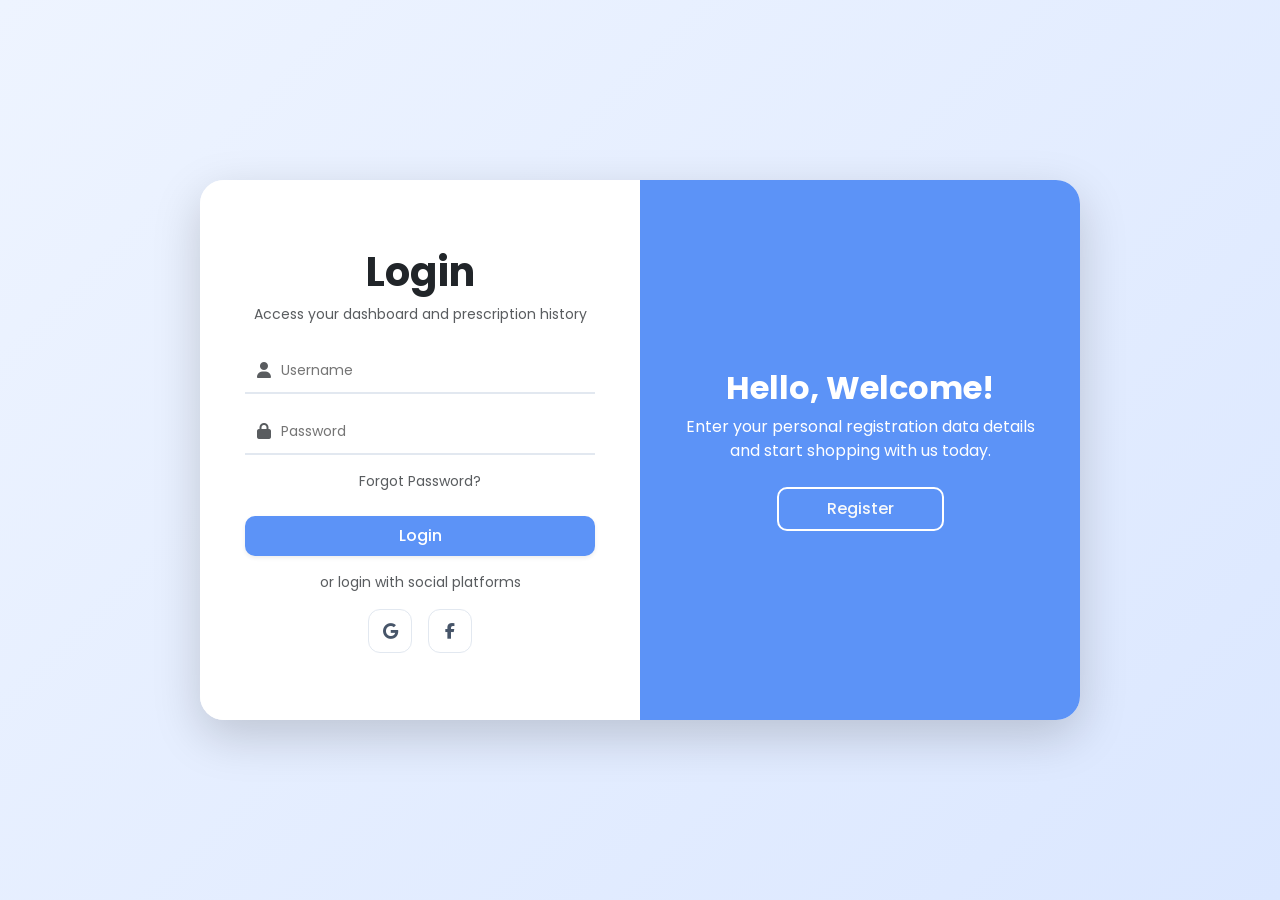
<file: login.html>
<!DOCTYPE html>
<html lang="en">
<head>
    <meta charset="UTF-8">
    <meta name="viewport" content="width=device-width, initial-scale=1.0">
    <title>MEDIZONE - Authentication Gateway</title>
    <!-- Bootstrap 5 Framework CSS -->
    <link href="https://cdn.jsdelivr.net/npm/bootstrap@5.3.0/dist/css/bootstrap.min.css" rel="stylesheet">
    <!-- Font Awesome Icons -->
    <link rel="stylesheet" href="https://cdnjs.cloudflare.com/ajax/libs/font-awesome/6.4.0/css/all.min.css">
    <!-- Master Platform Layout Stylesheet -->
    <link rel="stylesheet" href="style.css">
</head>
<body class="auth-body d-flex align-items-center justify-content-center">

    <div class="auth-container shadow-lg" id="auth-container">
        <!-- Registration Core Panel -->
        <div class="form-container sign-up-container">
            <form action="index.html" id="registrationForm" onsubmit="return validateRegistration(event)">
                <h1 class="mb-2 fw-bold text-dark">Registration</h1>
                <p class="text-muted small mb-4">Create your MEDIZONE customer account</p>
                
                <div class="input-field mb-3">
                    <i class="fas fa-user text-muted mx-2"></i>
                    <input type="text" id="regUser" placeholder="Username" required autocomplete="username" />
                </div>
                <div class="input-field mb-3">
                    <i class="fas fa-envelope text-muted mx-2"></i>
                    <input type="email" id="regEmail" placeholder="Email Address" required autocomplete="email" />
                </div>
                <div class="input-field mb-4">
                    <i class="fas fa-lock text-muted mx-2"></i>
                    <input type="password" id="regPass" placeholder="Password (Min 6 characters)" required autocomplete="new-password" />
                </div>
                
                <button type="submit" class="btn btn-primary btn-custom w-100 mb-3 py-2 shadow-sm">Register</button>
                <p class="text-muted small mb-3">or register with social platforms</p>
                
                <div class="social-icons d-flex justify-content-center gap-3">
                    <a href="#" class="social-icon" aria-label="Register with Google"><i class="fab fa-google"></i></a>
                    <a href="#" class="social-icon" aria-label="Register with Facebook"><i class="fab fa-facebook-f"></i></a>
                </div>
            </form>
        </div>

        <!-- Login Core Panel -->
        <div class="form-container sign-in-container">
            <form action="index.html" id="loginForm" onsubmit="return validateLogin(event)">
                <h1 class="mb-2 fw-bold text-dark">Login</h1>
                <p class="text-muted small mb-4">Access your dashboard and prescription history</p>
                
                <div class="input-field mb-3">
                    <i class="fas fa-user text-muted mx-2"></i>
                    <input type="text" id="loginUser" placeholder="Username" required autocomplete="username" />
                </div>
                <div class="input-field mb-3">
                    <i class="fas fa-lock text-muted mx-2"></i>
                    <input type="password" id="loginPass" placeholder="Password" required autocomplete="current-password" />
                </div>
                
                <a href="#" class="text-decoration-none text-muted small mb-4 d-block text-center hover-primary">Forgot Password?</a>
                <button type="submit" class="btn btn-primary btn-custom w-100 mb-3 py-2 shadow-sm">Login</button>
                <p class="text-muted small mb-3">or login with social platforms</p>
                
                <div class="social-icons d-flex justify-content-center gap-3">
                    <a href="#" class="social-icon" aria-label="Login with Google"><i class="fab fa-google"></i></a>
                    <a href="#" class="social-icon" aria-label="Login with Facebook"><i class="fab fa-facebook-f"></i></a>
                </div>
            </form>
        </div>

        <!-- Sliding Interface Overlays -->
        <div class="overlay-container">
            <div class="overlay">
                <div class="overlay-panel overlay-left">
                    <h2 class="fw-bold mb-2">Welcome Back!</h2>
                    <p class="mb-4 text-light-50">To stay connected with your healthcare orders, please log in with your account credentials.</p>
                    <button class="btn btn-outline-light btn-toggle px-5 py-2 fw-medium" id="signIn">Login</button>
                </div>
                <div class="overlay-panel overlay-right">
                    <h2 class="fw-bold mb-2">Hello, Welcome!</h2>
                    <p class="mb-4 text-light-50">Enter your personal registration data details and start shopping with us today.</p>
                    <button class="btn btn-outline-light btn-toggle px-5 py-2 fw-medium" id="signUp">Register</button>
                </div>
            </div>
        </div>
    </div>

    <script>
        const signUpButton = document.getElementById('signUp');
        const signInButton = document.getElementById('signIn');
        const container = document.getElementById('auth-container');

        signUpButton.addEventListener('click', () => container.classList.add("right-panel-active"));
        signInButton.addEventListener('click', () => container.classList.remove("right-panel-active"));

        function validateRegistration(e) {
            const password = document.getElementById('regPass').value;
            if(password.length < 6) {
                alert("Security policy: Password must be at least 6 characters long.");
                e.preventDefault();
                return false;
            }
            return true;
        }
        function validateLogin(e) { return true; }
    </script>
</body>
</html>
</file>
<file: style.css>
@import url('https://fonts.googleapis.com/css2?family=Poppins:wght@300;400;500;600;700&display=swap');

:root {
    --primary-color: #5C93F7;
    --primary-hover: #467ee6;
    --bg-light: #F4F7FC;
    --text-dark: #1E293B;
    --card-shadow: 0 4px 20px rgba(92, 147, 247, 0.06);
    --hover-shadow: 0 12px 30px rgba(92, 147, 247, 0.15);
}

body {
    font-family: 'Poppins', sans-serif;
    background-color: var(--bg-light);
    color: var(--text-dark);
    scroll-behavior: smooth;
}

.custom-cart-trigger {
    width: 44px;
    height: 44px;
    transition: all 0.2s ease-in-out;
}
.custom-cart-trigger:hover {
    transform: scale(1.08);
    background-color: #fff !important;
}

/* --- Authentication Gateway Screens --- */
.auth-body {
    background: linear-gradient(135deg, #eef4ff 0%, #dbe7ff 100%);
    height: 100vh;
    margin: 0;
}

.auth-container {
    background-color: #ffffff;
    border-radius: 24px;
    position: relative;
    overflow: hidden;
    width: 880px;
    max-width: 100%;
    min-height: 540px;
}

.form-container {
    position: absolute;
    top: 0;
    height: 100%;
    transition: all 0.6s cubic-bezier(0.25, 1, 0.5, 1);
}

.sign-in-container {
    left: 0;
    width: 50%;
    z-index: 2;
}

.auth-container.right-panel-active .sign-in-container {
    transform: translateX(100%);
}

.sign-up-container {
    left: 0;
    width: 50%;
    opacity: 0;
    z-index: 1;
}

.auth-container.right-panel-active .sign-up-container {
    transform: translateX(100%);
    opacity: 1;
    z-index: 5;
    animation: authPanelFadeIn 0.6s;
}

@keyframes authPanelFadeIn {
    0%, 49.9% { opacity: 0; z-index: 1; }
    50%, 100% { opacity: 1; z-index: 5; }
}

form {
    background-color: #ffffff;
    display: flex;
    align-items: center;
    justify-content: center;
    flex-direction: column;
    padding: 0 45px;
    height: 100%;
    text-align: center;
}

.input-field {
    background-color: #FFF;
    border-bottom: 2px solid #E2E8F0;
    width: 100%;
    display: flex;
    align-items: center;
    padding: 10px 4px;
    transition: border-color 0.2s ease;
}
.input-field:focus-within {
    border-color: var(--primary-color);
}
.input-field input {
    background: none;
    border: none;
    outline: none;
    width: 100%;
    font-size: 14px;
    color: var(--text-dark);
}

.btn-custom {
    background-color: var(--primary-color) !important;
    border: none !important;
    border-radius: 10px !important;
    color: #fff !important;
    font-weight: 500;
    transition: background-color 0.2s ease !important;
}
.btn-custom:hover {
    background-color: var(--primary-hover) !important;
}

.social-icon {
    border: 1px solid #E2E8F0;
    border-radius: 12px;
    display: inline-flex;
    justify-content: center;
    align-items: center;
    height: 44px;
    width: 44px;
    color: #475569;
    text-decoration: none;
    transition: all 0.2s ease;
}
.social-icon:hover {
    background-color: var(--primary-color);
    color: white;
    border-color: var(--primary-color);
    transform: translateY(-2px);
}

/* --- Split Panel Overlays --- */
.overlay-container {
    position: absolute;
    top: 0;
    left: 50%;
    width: 50%;
    height: 100%;
    overflow: hidden;
    transition: transform 0.6s cubic-bezier(0.25, 1, 0.5, 1);
    z-index: 100;
}

.auth-container.right-panel-active .overlay-container {
    transform: translateX(-100%);
}

.overlay {
    background: var(--primary-color);
    color: #FFFFFF;
    position: relative;
    left: -100%;
    height: 100%;
    width: 200%;
    transform: translateX(0);
    transition: transform 0.6s cubic-bezier(0.25, 1, 0.5, 1);
}

.auth-container.right-panel-active .overlay {
    transform: translateX(50%);
}

.overlay-panel {
    position: absolute;
    display: flex;
    align-items: center;
    justify-content: center;
    flex-direction: column;
    padding: 0 45px;
    text-align: center;
    top: 0;
    height: 100%;
    width: 50%;
    transform: translateX(0);
    transition: transform 0.6s cubic-bezier(0.25, 1, 0.5, 1);
}

.overlay-left {
    transform: translateX(-20%);
    border-radius: 0 40% 40% 0;
}
.auth-container.right-panel-active .overlay-left {
    transform: translateX(0);
}

.overlay-right {
    right: 0;
    transform: translateX(0);
    border-radius: 40% 0 0 40%;
}
.auth-container.right-panel-active .overlay-right {
    transform: translateX(20%);
}

.btn-toggle {
    border: 2px solid #FFFFFF !important;
    border-radius: 10px !important;
    background: transparent;
    transition: all 0.2s ease;
}
.btn-toggle:hover {
    background-color: #FFFFFF !important;
    color: var(--primary-color) !important;
}

/* --- Marketplace Layout --- */
.hero-section {
    background: linear-gradient(rgba(44, 108, 228, 0.88), rgba(64, 128, 245, 0.82)), 
                url('https://images.unsplash.com/photo-1586015555751-63bb77f4322a?auto=format&fit=crop&q=80&w=1400') no-repeat center center/cover;
    min-height: 45vh;
    border-radius: 0 0 2rem 2rem;
}

.focus-none:focus {
    box-shadow: none !important;
}

.section-title::after {
    content: '';
    position: absolute;
    bottom: 0;
    left: 25%;
    width: 50%;
    height: 3px;
    background-color: var(--primary-color);
    border-radius: 2px;
}

.no-scrollbar::-webkit-scrollbar { display: none; }
.no-scrollbar { -ms-overflow-style: none; scrollbar-width: none; }

.filter-btn {
    white-space: nowrap;
    border-color: #E2E8F0;
    color: #64748B;
    font-weight: 500;
    transition: all 0.25s ease;
}
.filter-btn:hover, .filter-btn.active {
    background-color: var(--primary-color) !important;
    border-color: var(--primary-color) !important;
    color: #FFFFFF !important;
    box-shadow: 0 4px 12px rgba(92, 147, 247, 0.25);
}

.card-medicine {
    border: none;
    border-radius: 18px;
    background-color: #FFFFFF;
    box-shadow: var(--card-shadow);
    transition: transform 0.3s cubic-bezier(0.215, 0.610, 0.355, 1), box-shadow 0.3s ease;
}
.card-medicine:hover {
    transform: translateY(-6px);
    box-shadow: var(--hover-shadow);
}

.medicine-badge {
    position: absolute;
    top: 15px;
    left: 15px;
    z-index: 10;
    backdrop-filter: blur(4px);
    background-color: rgba(30, 41, 59, 0.75) !important;
}

.max-height-cart {
    max-height: 280px;
    overflow-y: auto;
}

@media (max-width: 768px) {
    .auth-container { width: 100%; margin: 15px; min-height: 480px; border-radius: 16px; }
    .overlay-container { display: none; }
    .sign-in-container, .sign-up-container { width: 100%; }
    .auth-container.right-panel-active .sign-up-container { transform: none; }
}
</file>
